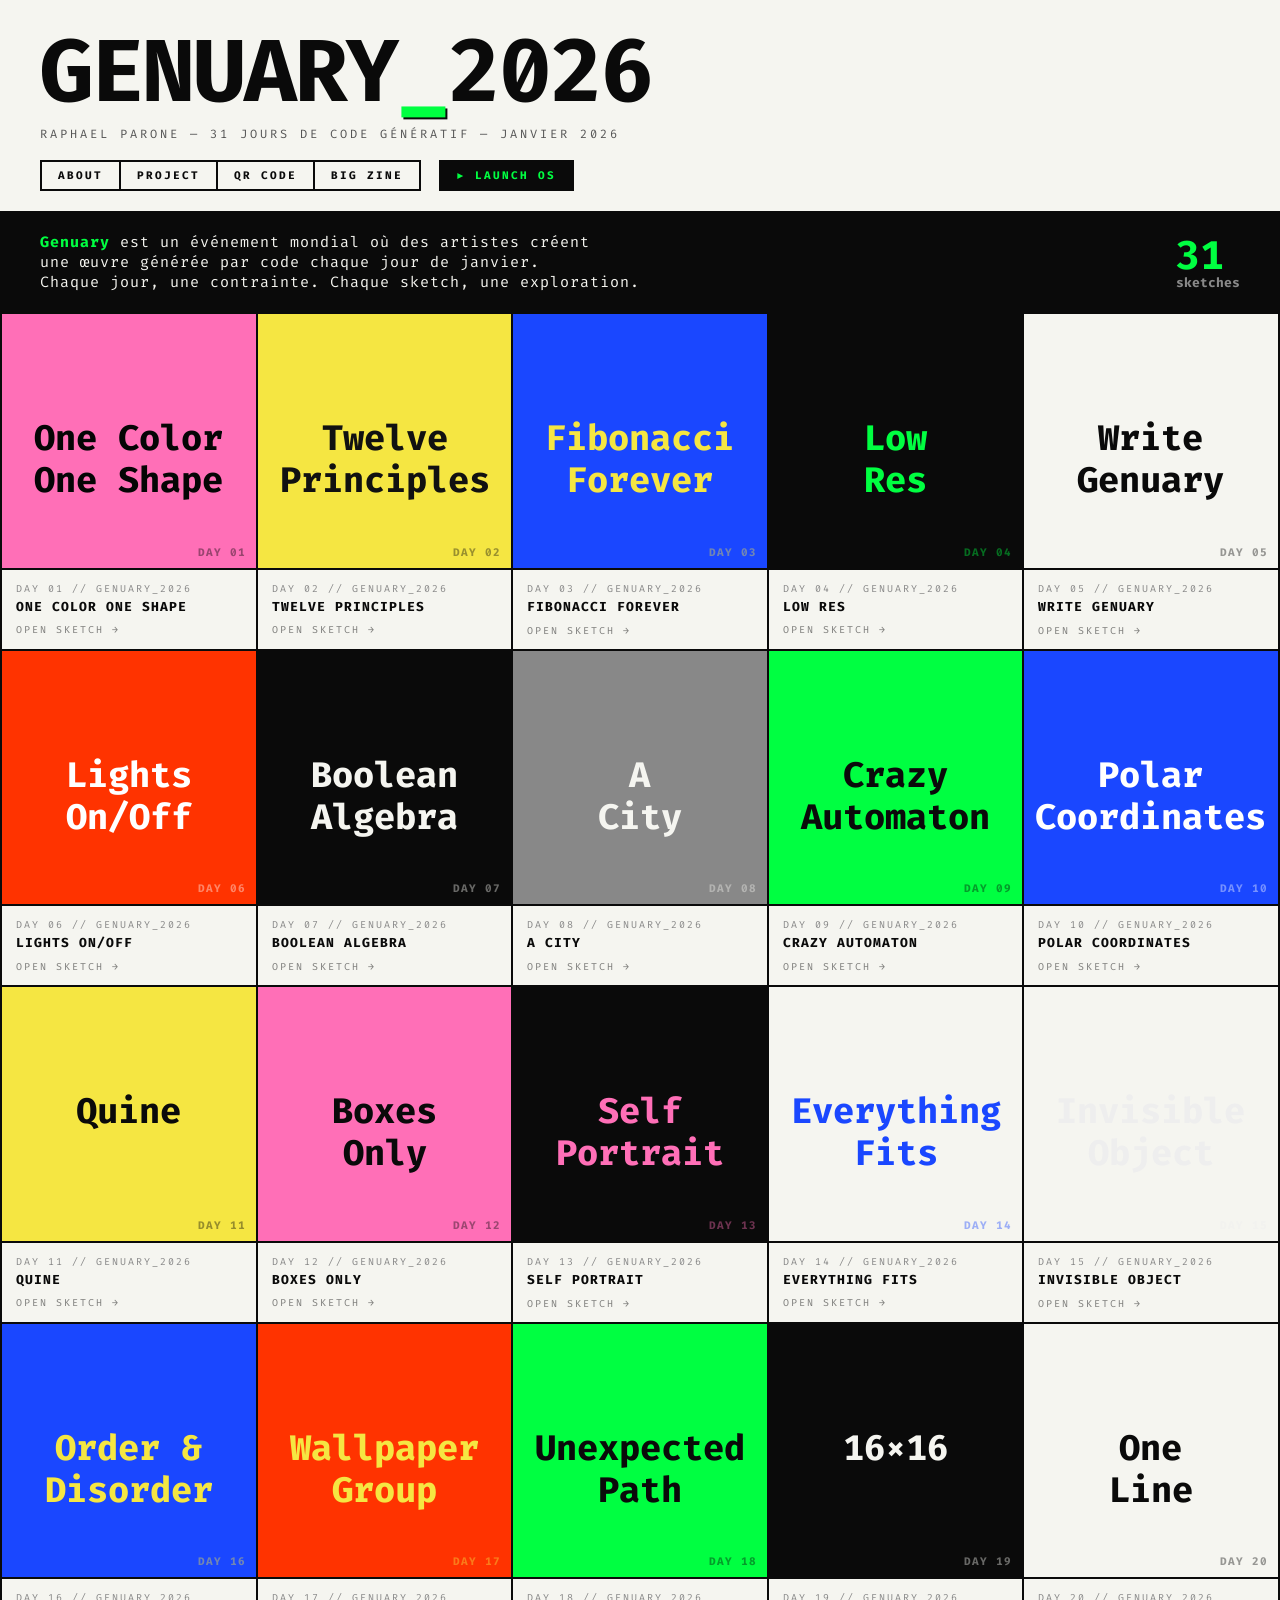
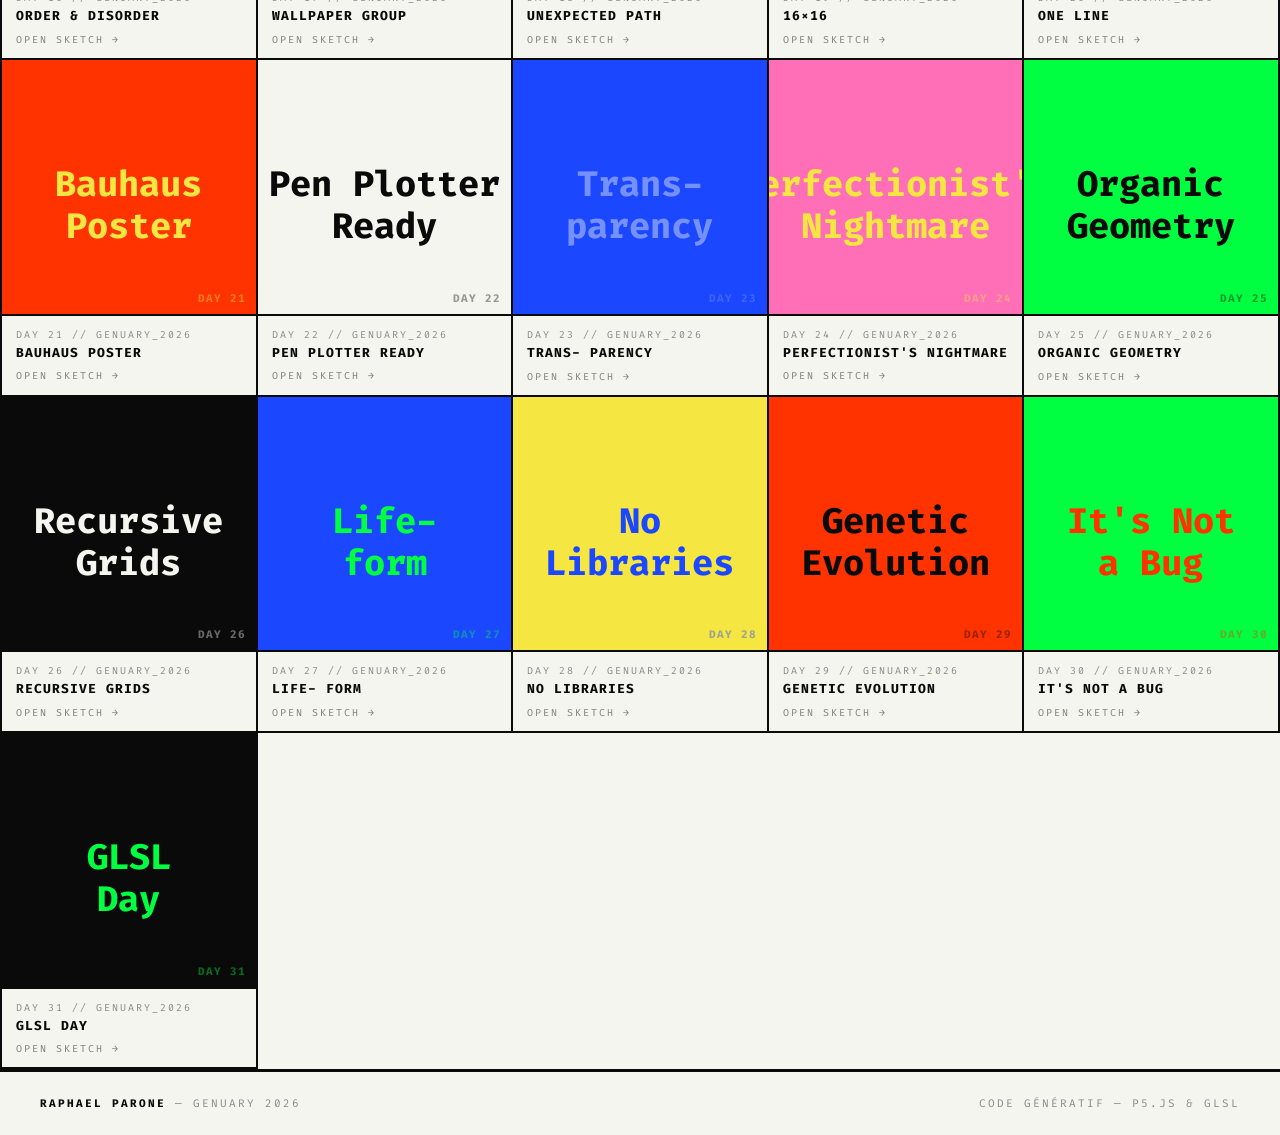
<file: index.html>
<!doctype html>
<html lang="fr">
  <head>
    <meta charset="utf-8" />
    <meta name="viewport" content="width=device-width, initial-scale=1" />
    <title>GENUARY 2026 — Raphael Parone</title>
    <link href="https://fonts.googleapis.com/css2?family=Fira+Code:wght@400;700&display=swap" rel="stylesheet" />
    <style>
      :root {
        --black: #0a0a0a;
        --white: #f5f5f0;
        --green: #00ff41;
        --pink: #ff6fb7;
        --yellow: #f5e642;
        --blue: #1a47ff;
      }
      *, *::before, *::after { box-sizing: border-box; margin: 0; padding: 0; }

      body {
        background: var(--white);
        color: var(--black);
        font-family: "Fira Code", monospace;
        font-size: 13px;
      }

      /* ── HEADER ── */
      header {
        border-bottom: 3px solid var(--black);
        padding: 28px 40px 20px;
      }
      .site-title {
        font-size: clamp(36px, 7vw, 88px);
        font-weight: 700;
        letter-spacing: -2px;
        line-height: 1;
        text-transform: uppercase;
      }
      .site-title span { color: var(--green); text-shadow: 2px 2px 0 var(--black); }
      .site-sub {
        margin-top: 10px;
        font-size: 12px;
        letter-spacing: 3px;
        color: #555;
        text-transform: uppercase;
      }
      nav {
        margin-top: 18px;
        display: flex;
        gap: 0;
        flex-wrap: wrap;
      }
      nav a {
        display: inline-block;
        border: 2px solid var(--black);
        padding: 6px 16px;
        text-decoration: none;
        color: var(--black);
        font-size: 11px;
        font-weight: 700;
        letter-spacing: 2px;
        text-transform: uppercase;
        margin-right: -2px;
        transition: background 0.1s, color 0.1s;
      }
      nav a:hover { background: var(--black); color: var(--white); }
      nav a.launch {
        background: var(--black);
        color: var(--green);
        margin-left: 20px;
        margin-right: 0;
      }
      nav a.launch:hover { background: var(--green); color: var(--black); }

      /* ── INTRO STRIP ── */
      .intro {
        border-bottom: 2px solid var(--black);
        padding: 18px 40px;
        background: var(--black);
        color: var(--white);
        display: flex;
        align-items: center;
        gap: 30px;
        flex-wrap: wrap;
      }
      .intro-text {
        font-size: 15px;
        letter-spacing: 1px;
      }
      .intro-text strong { color: var(--green); }
      .counter {
        margin-left: auto;
        font-size: 40px;
        font-weight: 700;
        color: var(--green);
        line-height: 1;
        white-space: nowrap;
      }
      .counter span { font-size: 13px; color: #888; display: block; text-align: right; }

      /* ── GRID ── */
      .grid {
        display: grid;
        grid-template-columns: repeat(auto-fill, minmax(220px, 1fr));
        gap: 0;
        border-left: 2px solid var(--black);
        border-top: 2px solid var(--black);
      }
      .card {
        border-right: 2px solid var(--black);
        border-bottom: 2px solid var(--black);
        cursor: pointer;
        text-decoration: none;
        color: var(--black);
        display: flex;
        flex-direction: column;
        transition: transform 0.1s;
        position: relative;
        overflow: hidden;
      }
      .card:hover { z-index: 2; }
      .card:hover .thumb { filter: invert(1); }
      .card:hover .card-body { background: var(--black); color: var(--white); }

      .thumb {
        width: 100%;
        aspect-ratio: 1;
        display: flex;
        align-items: center;
        justify-content: center;
        font-size: 48px;
        font-weight: 700;
        transition: filter 0.15s;
        overflow: hidden;
        position: relative;
      }
      .thumb-num {
        position: absolute;
        bottom: 8px;
        right: 10px;
        font-size: 11px;
        font-weight: 700;
        letter-spacing: 1px;
        opacity: 0.4;
      }

      .card-body {
        padding: 12px 14px;
        border-top: 2px solid var(--black);
        flex: 1;
        transition: background 0.1s, color 0.1s;
      }
      .card-day {
        font-size: 10px;
        letter-spacing: 2px;
        color: #888;
        margin-bottom: 4px;
      }
      .card-title {
        font-size: 13px;
        font-weight: 700;
        text-transform: uppercase;
        letter-spacing: 1px;
        line-height: 1.3;
      }
      .card-link {
        margin-top: 8px;
        font-size: 10px;
        letter-spacing: 2px;
        opacity: 0.5;
      }

      /* ── FOOTER ── */
      footer {
        border-top: 3px solid var(--black);
        padding: 24px 40px;
        display: flex;
        justify-content: space-between;
        align-items: center;
        flex-wrap: wrap;
        gap: 12px;
        font-size: 11px;
        letter-spacing: 2px;
        text-transform: uppercase;
        color: #888;
      }
      footer strong { color: var(--black); }

      /* ── MODAL OVERLAY (OS mode) ── */
      #os-overlay {
        display: none;
        position: fixed;
        inset: 0;
        z-index: 9999;
        background: #000;
      }
      #os-overlay.active { display: flex; flex-direction: column; }
      #os-close {
        position: fixed;
        top: 10px;
        right: 16px;
        z-index: 10001;
        background: transparent;
        color: #00ff41;
        border: 1px solid #00ff41;
        font-family: "Fira Code", monospace;
        font-size: 13px;
        padding: 4px 12px;
        cursor: pointer;
      }
      #os-frame {
        width: 100%;
        height: 100%;
        border: none;
      }
    </style>
  </head>
  <body>

    <header>
      <div class="site-title">GENUARY<span>_</span>2026</div>
      <div class="site-sub">Raphael Parone &mdash; 31 jours de code génératif &mdash; Janvier 2026</div>
      <nav>
        <a href="about.html">About</a>
        <a href="project.html">Project</a>
        <a href="qr.html">QR Code</a>
        <a href="zine.html">Big Zine</a>
        <a href="#" class="launch" onclick="launchOS(event)">&#9654; Launch OS</a>
      </nav>
    </header>

    <div class="intro">
      <div class="intro-text">
        <strong>Genuary</strong> est un événement mondial où des artistes créent<br />
        une œuvre générée par code chaque jour de janvier.<br />
        Chaque jour, une contrainte. Chaque sketch, une exploration.
      </div>
      <div class="counter">31<span>sketches</span></div>
    </div>

    <main class="grid" id="grid"></main>

    <footer>
      <div><strong>Raphael Parone</strong> &mdash; Genuary 2026</div>
      <div>Code génératif &mdash; p5.js &amp; GLSL</div>
    </footer>

    <!-- OS OVERLAY -->
    <div id="os-overlay">
      <button id="os-close" onclick="closeOS()">✕ CLOSE</button>
      <iframe id="os-frame" src="os.html"></iframe>
    </div>

    <script>
      const sketches = [
        { day: 1,  title: "One Color\nOne Shape",      slug: "day-01-one-color-one-shape",        bg: "#ff6fb7", fg: "#050505" },
        { day: 2,  title: "Twelve\nPrinciples",        slug: "day-02-twelve-principles",           bg: "#f5e642", fg: "#111" },
        { day: 3,  title: "Fibonacci\nForever",         slug: "day-03-fibonacci-forever",           bg: "#1a47ff", fg: "#f5e642" },
        { day: 4,  title: "Low\nRes",                  slug: "day-04-lowres",                      bg: "#0a0a0a", fg: "#00ff41" },
        { day: 5,  title: "Write\nGenuary",            slug: "day-05-write-genuary",               bg: "#f5f5f0", fg: "#0a0a0a" },
        { day: 6,  title: "Lights\nOn/Off",            slug: "day-06-lights-on-off",               bg: "#ff3300", fg: "#fff" },
        { day: 7,  title: "Boolean\nAlgebra",          slug: "day-07-boolean-algebra",             bg: "#0a0a0a", fg: "#f5f5f0" },
        { day: 8,  title: "A\nCity",                   slug: "day-08-a-city",                      bg: "#888", fg: "#f5f5f0" },
        { day: 9,  title: "Crazy\nAutomaton",          slug: "day-09-crazy-automaton",             bg: "#00ff41", fg: "#0a0a0a" },
        { day: 10, title: "Polar\nCoordinates",        slug: "day-10-polar-coordinates",           bg: "#1a47ff", fg: "#fff" },
        { day: 11, title: "Quine",                     slug: "day-11-quine",                       bg: "#f5e642", fg: "#0a0a0a" },
        { day: 12, title: "Boxes\nOnly",               slug: "day-12-boxes-only",                  bg: "#ff6fb7", fg: "#0a0a0a" },
        { day: 13, title: "Self\nPortrait",            slug: "day-13-self-portrait",               bg: "#0a0a0a", fg: "#ff6fb7" },
        { day: 14, title: "Everything\nFits",          slug: "day-14-everything-fits",             bg: "#f5f5f0", fg: "#1a47ff" },
        { day: 15, title: "Invisible\nObject",         slug: "day-15-invisible-object",            bg: "#f5f5f0", fg: "#eee" },
        { day: 16, title: "Order &\nDisorder",         slug: "day-16-order-and-disorder",          bg: "#1a47ff", fg: "#f5e642" },
        { day: 17, title: "Wallpaper\nGroup",          slug: "day-17-wallpaper-group",             bg: "#ff3300", fg: "#f5e642" },
        { day: 18, title: "Unexpected\nPath",          slug: "day-18-unexpected-path",             bg: "#00ff41", fg: "#0a0a0a" },
        { day: 19, title: "16×16",                     slug: "day-19-16x16",                       bg: "#0a0a0a", fg: "#f5f5f0" },
        { day: 20, title: "One\nLine",                 slug: "day-20-one-line",                    bg: "#f5f5f0", fg: "#0a0a0a" },
        { day: 21, title: "Bauhaus\nPoster",           slug: "day-21-bauhaus-poster",              bg: "#ff3300", fg: "#f5e642" },
        { day: 22, title: "Pen Plotter\nReady",        slug: "day-22-pen-plotter-ready",           bg: "#f5f5f0", fg: "#0a0a0a" },
        { day: 23, title: "Trans-\nparency",           slug: "day-23-transparency",                bg: "#1a47ff", fg: "rgba(255,255,255,0.4)" },
        { day: 24, title: "Perfectionist's\nNightmare",slug: "day-24-perfectionists-nightmare",    bg: "#ff6fb7", fg: "#f5e642" },
        { day: 25, title: "Organic\nGeometry",         slug: "day-25-organic-geometry",            bg: "#00ff41", fg: "#0a0a0a" },
        { day: 26, title: "Recursive\nGrids",          slug: "day-26-recursive-grids",             bg: "#0a0a0a", fg: "#f5f5f0" },
        { day: 27, title: "Life-\nform",               slug: "day-27-lifeform",                    bg: "#1a47ff", fg: "#00ff41" },
        { day: 28, title: "No\nLibraries",             slug: "day-28-no-libraries",                bg: "#f5e642", fg: "#1a47ff" },
        { day: 29, title: "Genetic\nEvolution",        slug: "day-29-genetic-evolution",           bg: "#ff3300", fg: "#0a0a0a" },
        { day: 30, title: "It's Not\na Bug",           slug: "day-30-its-not-a-bug",               bg: "#00ff41", fg: "#ff3300" },
        { day: 31, title: "GLSL\nDay",                 slug: "day-31-glsl-day",                    bg: "#0a0a0a", fg: "#00ff41" },
      ];

      const grid = document.getElementById("grid");
      sketches.forEach(s => {
        const a = document.createElement("a");
        a.className = "card";
        a.href = `./${s.slug}/index.html`;
        a.target = "_blank";

        const lines = s.title.split("\n");
        const label = lines.map(l => `<tspan x="50%" dy="${lines.indexOf(l) === 0 ? '0' : '1.2em'}">${l}</tspan>`).join("");

        a.innerHTML = `
          <div class="thumb" style="background:${s.bg}; color:${s.fg};">
            <svg width="100%" height="100%" viewBox="0 0 200 200" xmlns="http://www.w3.org/2000/svg">
              <text x="50%" y="50%" dominant-baseline="middle" text-anchor="middle"
                font-family="Fira Code, monospace" font-weight="700" font-size="28"
                fill="${s.fg}">${label}</text>
            </svg>
            <div class="thumb-num">DAY ${String(s.day).padStart(2,'0')}</div>
          </div>
          <div class="card-body">
            <div class="card-day">DAY ${String(s.day).padStart(2,'0')} // GENUARY_2026</div>
            <div class="card-title">${lines.join(" ")}</div>
            <div class="card-link">OPEN SKETCH →</div>
          </div>`;
        grid.appendChild(a);
      });

      function launchOS(e) {
        e.preventDefault();
        document.getElementById("os-overlay").classList.add("active");
      }
      function closeOS() {
        document.getElementById("os-overlay").classList.remove("active");
      }
    </script>
  </body>
</html>
</file>
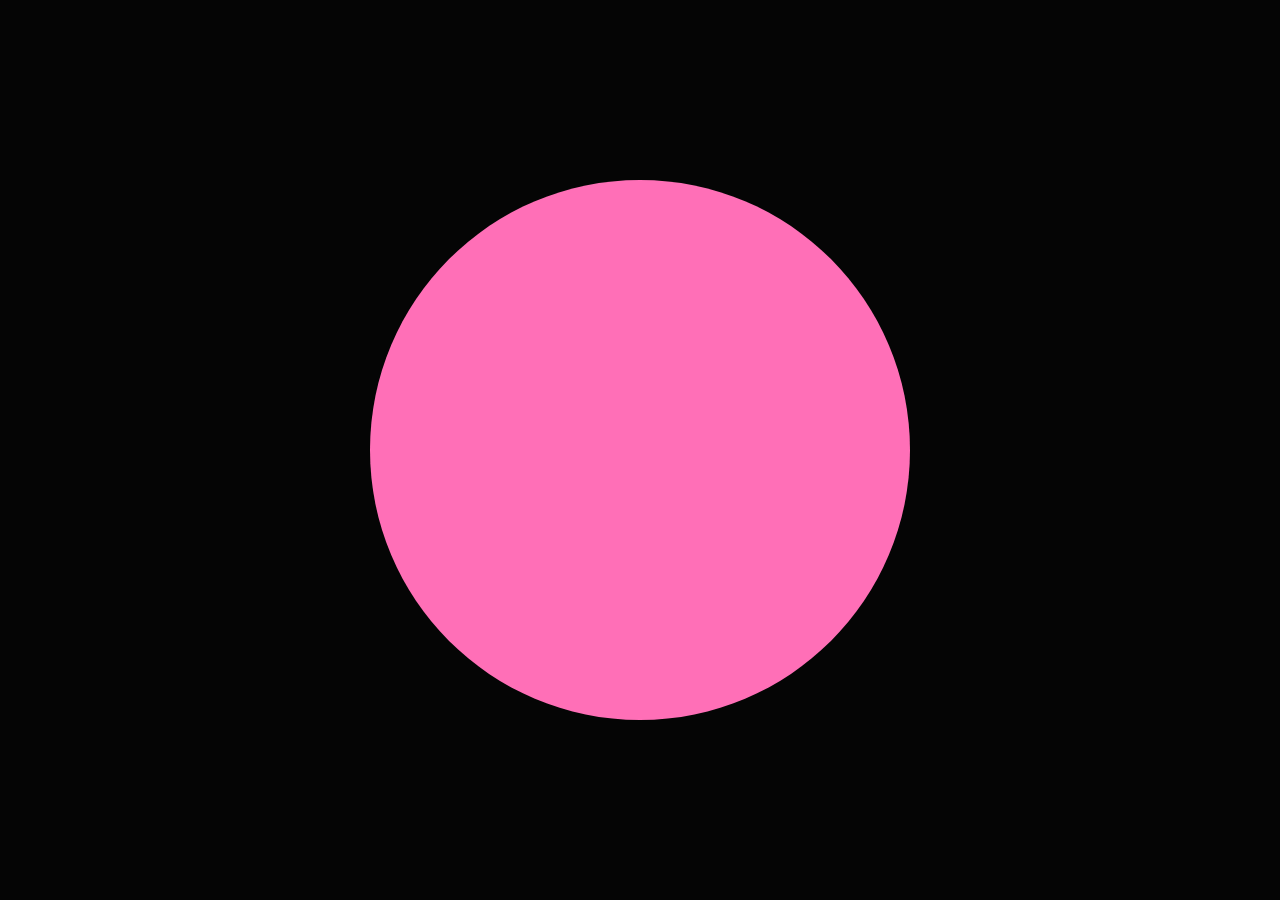
<file: day-01-one-color-one-shape/index.html>
<!DOCTYPE html>
<html lang="en">
  <head>
    <script src="../lib/p5js/p5.min.js"></script>
    <script src="../lib/v3ga/dessins_geometriques/init_trace.js"></script>
    <link rel="stylesheet" type="text/css" href="style.css">
    <meta charset="utf-8" />

  </head>
  <body>
    <main>
    </main>
    <script src="sketch.js"></script>
  </body>
</html>
</file>
<file: day-01-one-color-one-shape/style.css>
html, body {
  margin: 0;
  padding: 0;
  background: #050505;
  color: #f5f5f5;
  font-family: sans-serif;
}
canvas {
  display: block;
}
main {
  min-height: 100vh;
}
</file>
